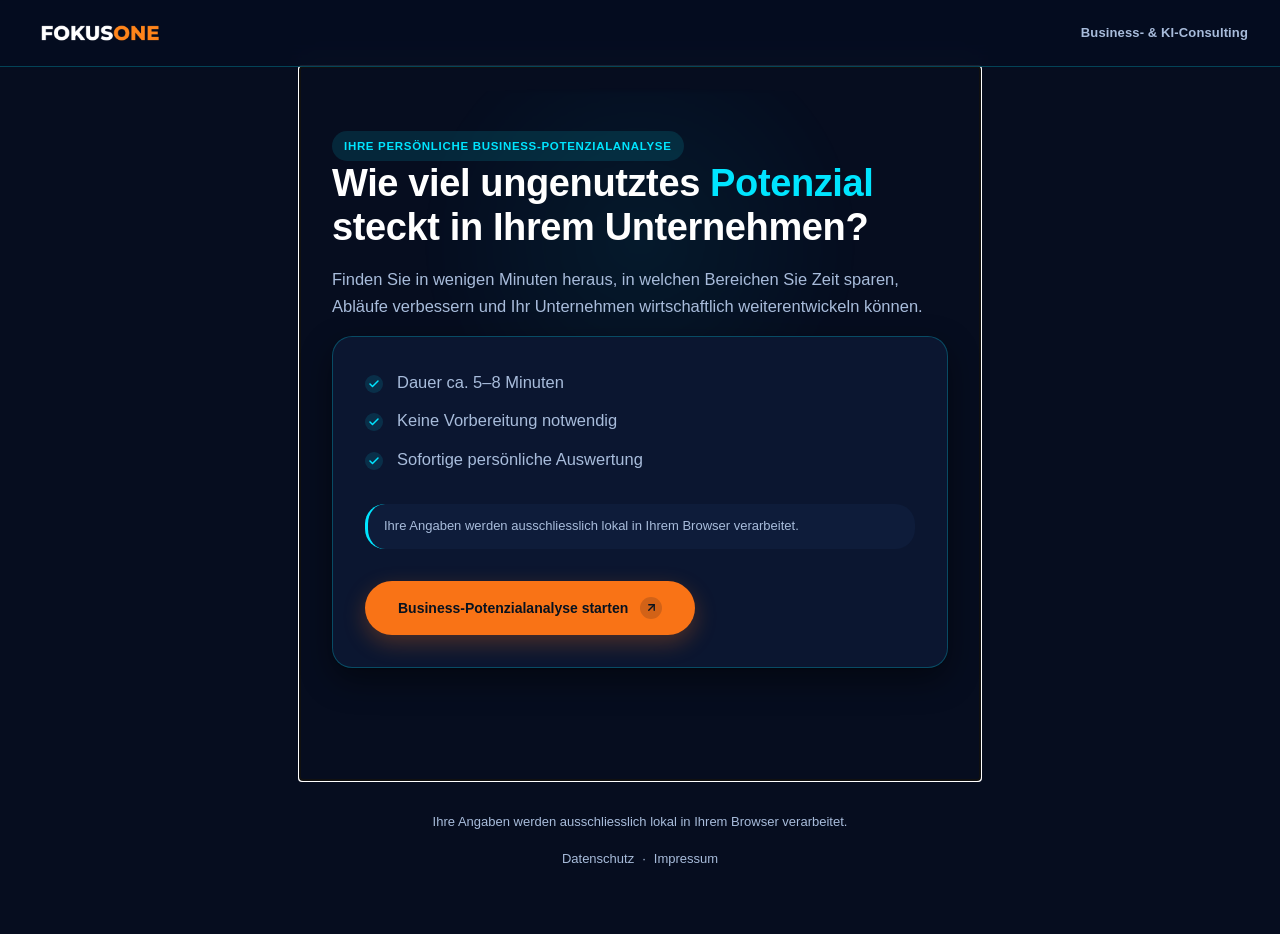
<file: index.html>
<!DOCTYPE html>
<html lang="de">
<head>
  <meta charset="UTF-8">
  <meta name="viewport" content="width=device-width, initial-scale=1, viewport-fit=cover">
  <meta name="description" content="FokusOne Business-Potenzialanalyse — kostenlose Erstorientierung zu wirtschaftlichen Potenzialen.">
  <title>FokusOne Business-Potenzialanalyse</title>
  <!-- All processing is client-side. No external requests, no trackers, no fonts from third parties. -->
  <link rel="stylesheet" href="./styles/tokens.css">
  <link rel="stylesheet" href="./styles/main.css">
  <link rel="stylesheet" href="./styles/report.css">
</head>
<body>
  <header class="app-header">
    <!-- Dark-Mode-Hintergrund → helle/kontrastreiche Logo-Variante (siehe Brand/logos.md). -->
    <img class="app-header__logo"
         src="./assets/logos/fokusone-logo-dark-transparent.png"
         alt="FokusOne">
    <span class="app-header__meta" id="engine-meta">Decision Engine</span>
  </header>

  <main class="app-main" id="app-root" aria-live="polite">
    <!-- Screens are rendered here by the router. -->
  </main>

  <footer class="app-footer">
    <p class="muted" id="app-footer-note"></p>
    <nav class="app-footer__links">
      <a href="./datenschutz.html">Datenschutz</a>
      <span aria-hidden="true">·</span>
      <a href="./impressum.html">Impressum</a>
    </nav>
  </footer>

  <!-- ES modules. Served over HTTP (e.g. Cloudflare Pages) or a local dev server. -->
  <script type="module" src="./scripts/app.js"></script>
</body>
</html>
</file>
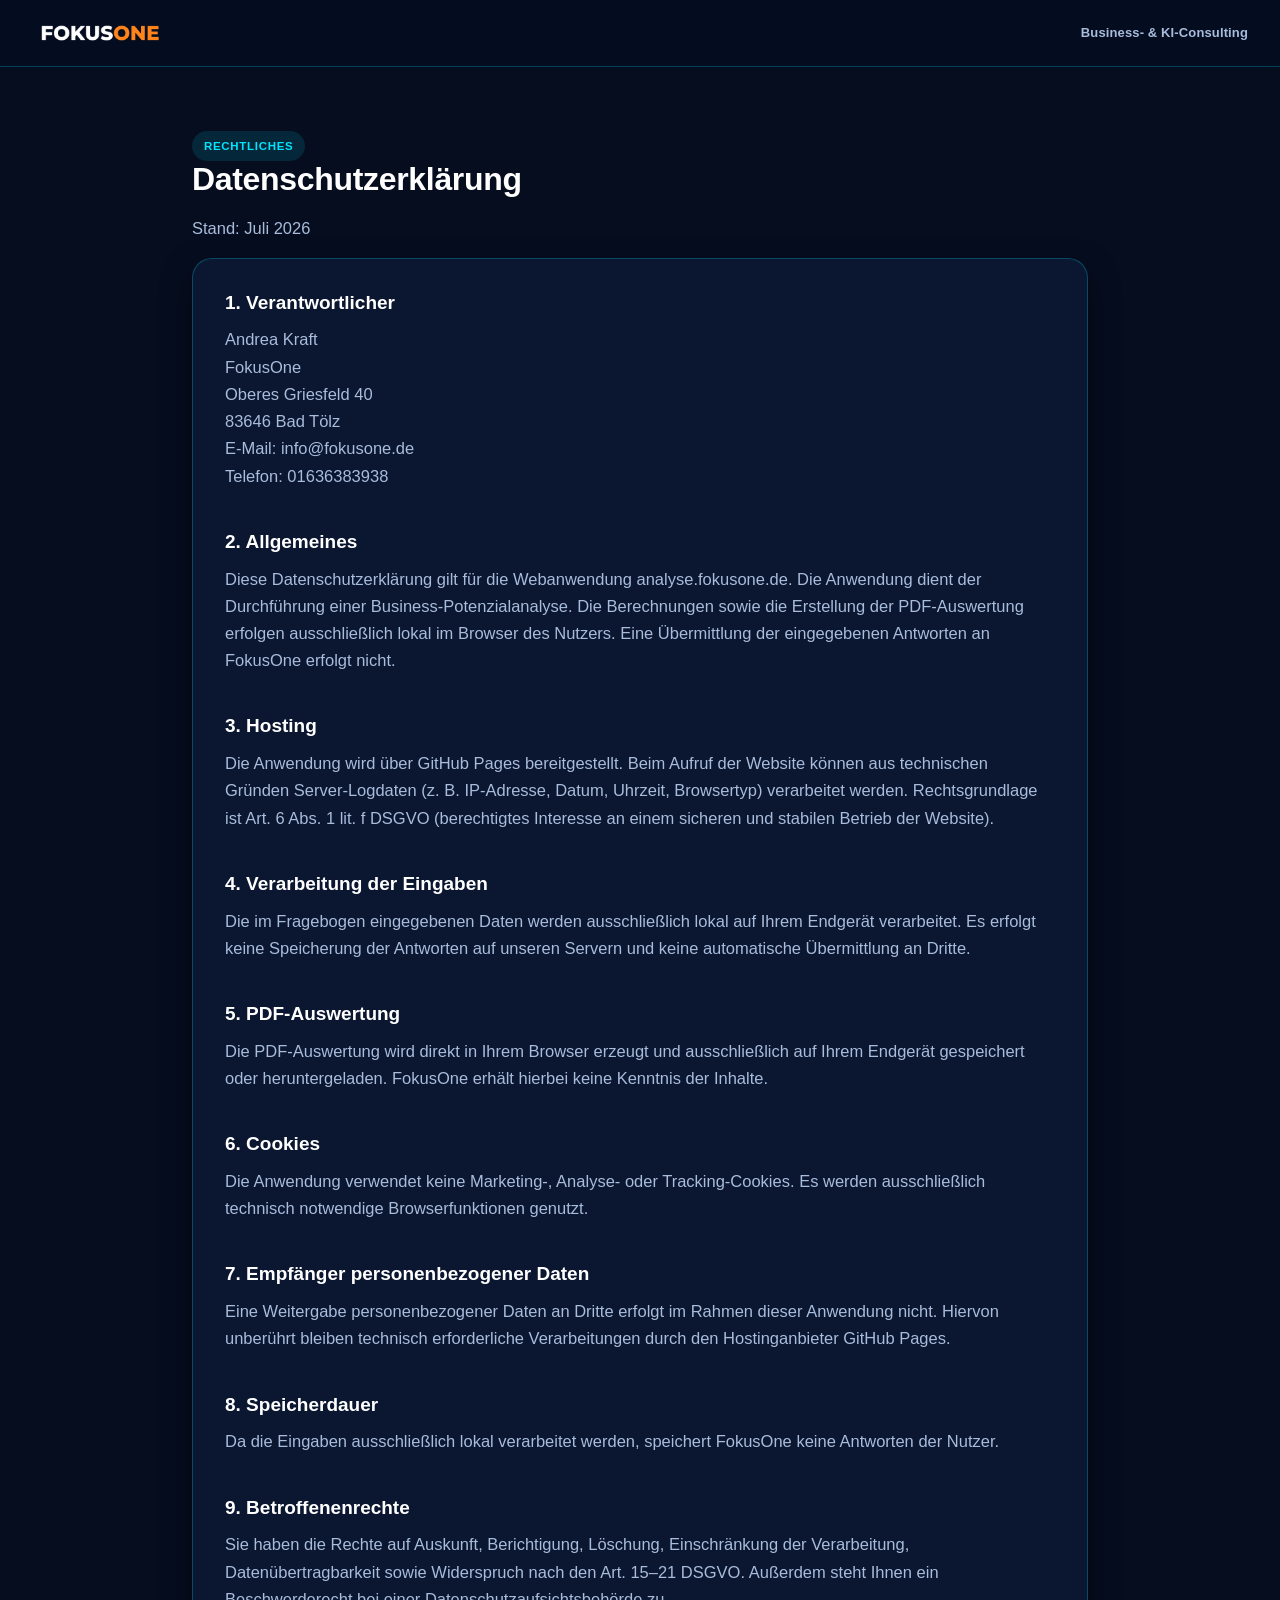
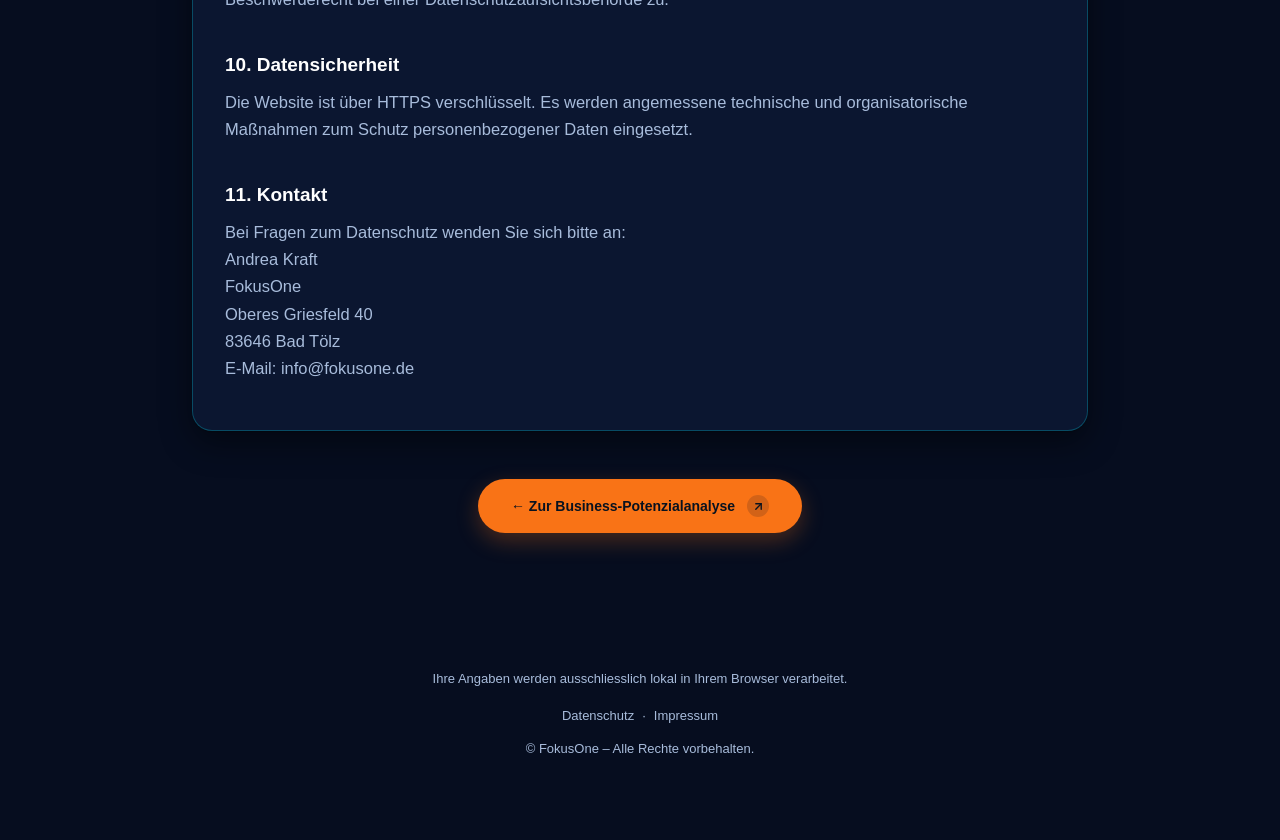
<file: datenschutz.html>
<!DOCTYPE html>
<html lang="de">
<head>
  <meta charset="UTF-8">
  <meta name="viewport" content="width=device-width, initial-scale=1, viewport-fit=cover">
  <meta name="description" content="Datenschutzerklärung der FokusOne Business-Potenzialanalyse.">
  <title>Datenschutzerklärung — FokusOne Business-Potenzialanalyse</title>
  <!-- Bewusst ohne app.js: eine rechtlich verbindliche Seite muss auch ohne
       JavaScript vollständig lesbar sein. -->
  <link rel="stylesheet" href="./styles/tokens.css">
  <link rel="stylesheet" href="./styles/main.css">
</head>
<body>
  <header class="app-header">
    <img class="app-header__logo"
         src="./assets/logos/fokusone-logo-dark-transparent.png"
         alt="FokusOne">
    <span class="app-header__meta">Business- &amp; KI-Consulting</span>
  </header>

  <main class="app-main legal-main">
    <span class="badge">Rechtliches</span>
    <h1>Datenschutzerklärung</h1>
    <p class="report-lead">Stand: Juli 2026</p>

    <div class="card legal-card">
      <h2>1. Verantwortlicher</h2>
      <p>
        Andrea Kraft<br>
        FokusOne<br>
        Oberes Griesfeld 40<br>
        83646 Bad Tölz<br>
        E-Mail: info@fokusone.de<br>
        Telefon: 01636383938
      </p>

      <h2>2. Allgemeines</h2>
      <p>Diese Datenschutzerklärung gilt für die Webanwendung analyse.fokusone.de. Die Anwendung dient der Durchführung einer Business-Potenzialanalyse. Die Berechnungen sowie die Erstellung der PDF-Auswertung erfolgen ausschließlich lokal im Browser des Nutzers. Eine Übermittlung der eingegebenen Antworten an FokusOne erfolgt nicht.</p>

      <h2>3. Hosting</h2>
      <p>Die Anwendung wird über GitHub Pages bereitgestellt. Beim Aufruf der Website können aus technischen Gründen Server-Logdaten (z. B. IP-Adresse, Datum, Uhrzeit, Browsertyp) verarbeitet werden. Rechtsgrundlage ist Art. 6 Abs. 1 lit. f DSGVO (berechtigtes Interesse an einem sicheren und stabilen Betrieb der Website).</p>

      <h2>4. Verarbeitung der Eingaben</h2>
      <p>Die im Fragebogen eingegebenen Daten werden ausschließlich lokal auf Ihrem Endgerät verarbeitet. Es erfolgt keine Speicherung der Antworten auf unseren Servern und keine automatische Übermittlung an Dritte.</p>

      <h2>5. PDF-Auswertung</h2>
      <p>Die PDF-Auswertung wird direkt in Ihrem Browser erzeugt und ausschließlich auf Ihrem Endgerät gespeichert oder heruntergeladen. FokusOne erhält hierbei keine Kenntnis der Inhalte.</p>

      <h2>6. Cookies</h2>
      <p>Die Anwendung verwendet keine Marketing-, Analyse- oder Tracking-Cookies. Es werden ausschließlich technisch notwendige Browserfunktionen genutzt.</p>

      <h2>7. Empfänger personenbezogener Daten</h2>
      <p>Eine Weitergabe personenbezogener Daten an Dritte erfolgt im Rahmen dieser Anwendung nicht. Hiervon unberührt bleiben technisch erforderliche Verarbeitungen durch den Hostinganbieter GitHub Pages.</p>

      <h2>8. Speicherdauer</h2>
      <p>Da die Eingaben ausschließlich lokal verarbeitet werden, speichert FokusOne keine Antworten der Nutzer.</p>

      <h2>9. Betroffenenrechte</h2>
      <p>Sie haben die Rechte auf Auskunft, Berichtigung, Löschung, Einschränkung der Verarbeitung, Datenübertragbarkeit sowie Widerspruch nach den Art. 15–21 DSGVO. Außerdem steht Ihnen ein Beschwerderecht bei einer Datenschutzaufsichtsbehörde zu.</p>

      <h2>10. Datensicherheit</h2>
      <p>Die Website ist über HTTPS verschlüsselt. Es werden angemessene technische und organisatorische Maßnahmen zum Schutz personenbezogener Daten eingesetzt.</p>

      <h2>11. Kontakt</h2>
      <p>
        Bei Fragen zum Datenschutz wenden Sie sich bitte an:<br>
        Andrea Kraft<br>
        FokusOne<br>
        Oberes Griesfeld 40<br>
        83646 Bad Tölz<br>
        E-Mail: info@fokusone.de
      </p>
    </div>

    <p class="legal-back">
      <a class="btn btn-primary" href="./index.html">&larr; Zur Business-Potenzialanalyse</a>
    </p>
  </main>

  <footer class="app-footer">
    <p class="muted">Ihre Angaben werden ausschliesslich lokal in Ihrem Browser verarbeitet.</p>
    <nav class="app-footer__links">
      <a href="./datenschutz.html">Datenschutz</a>
      <span aria-hidden="true">·</span>
      <a href="./impressum.html">Impressum</a>
    </nav>
    <p class="muted legal-copyright">© FokusOne – Alle Rechte vorbehalten.</p>
  </footer>
</body>
</html>
</file>
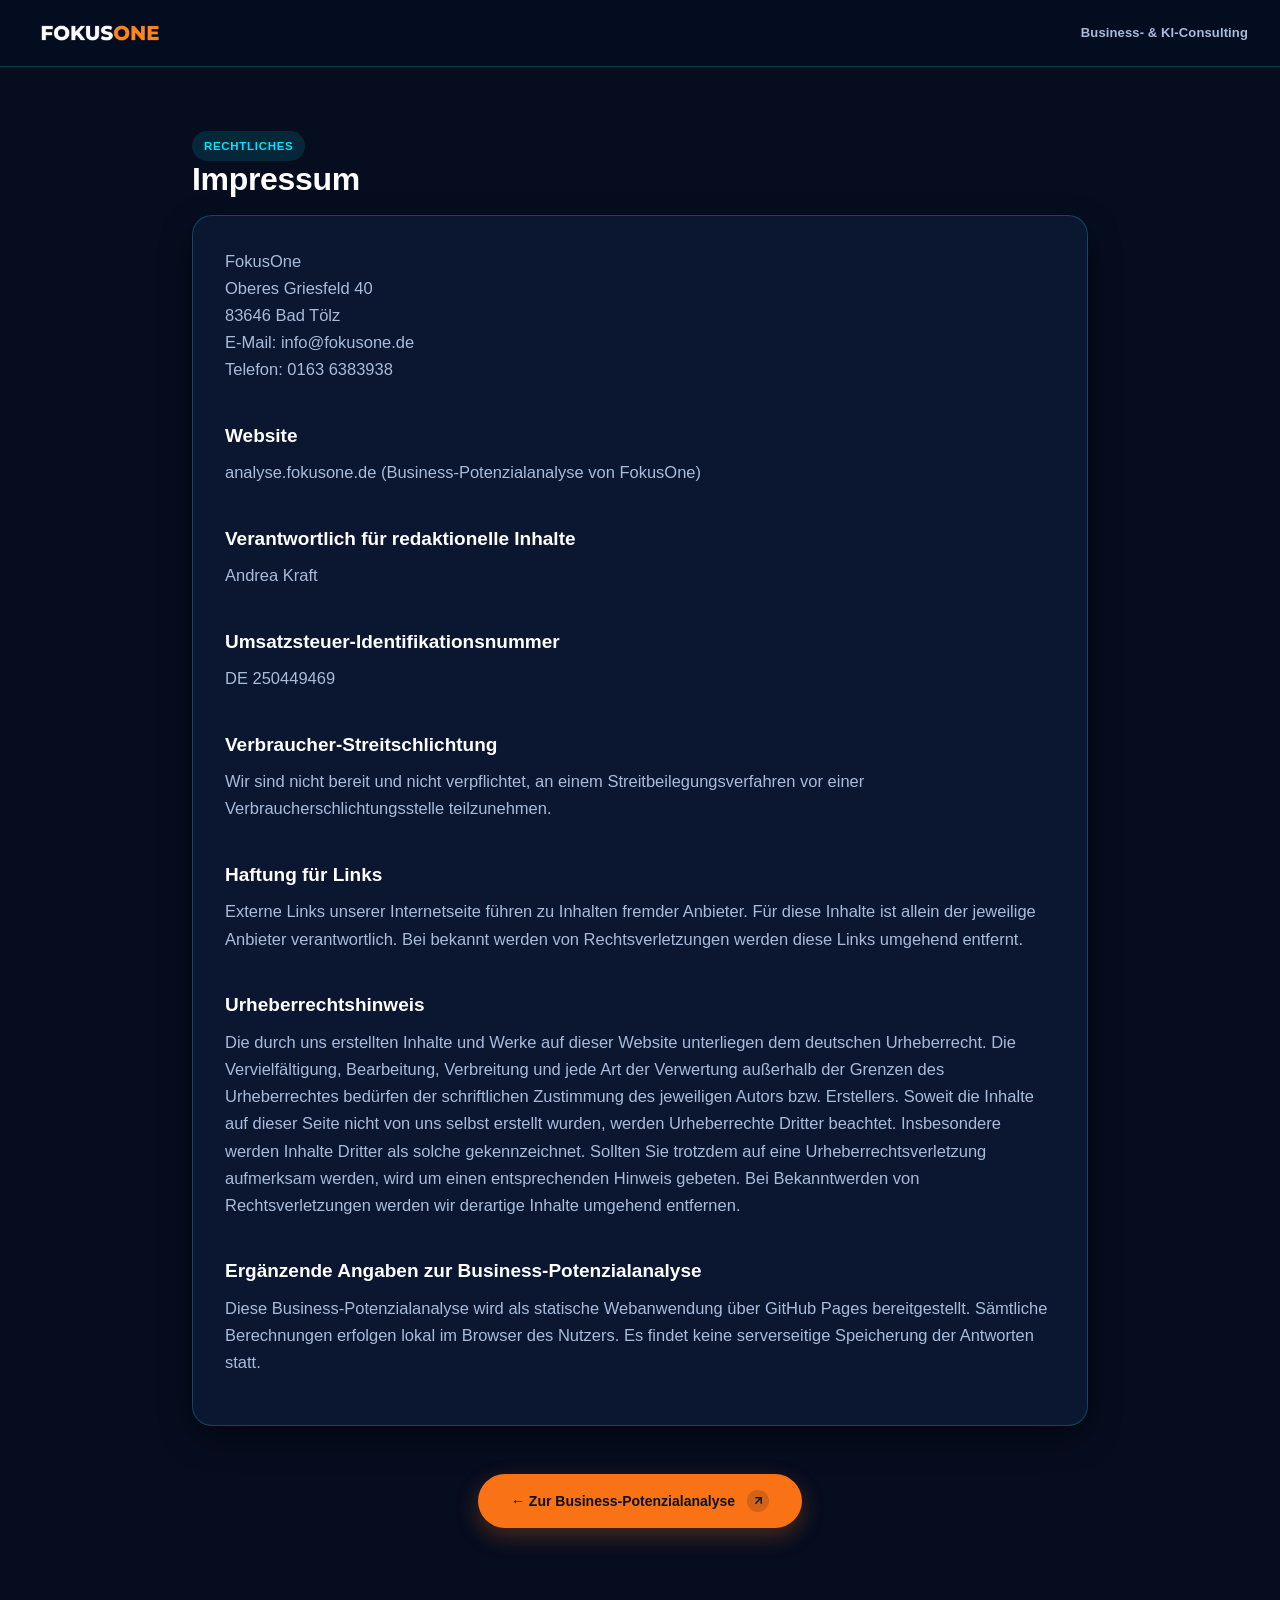
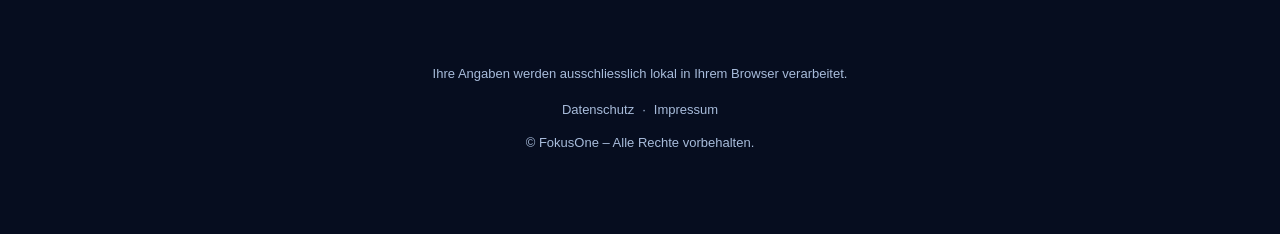
<file: impressum.html>
<!DOCTYPE html>
<html lang="de">
<head>
  <meta charset="UTF-8">
  <meta name="viewport" content="width=device-width, initial-scale=1, viewport-fit=cover">
  <meta name="description" content="Impressum der FokusOne Business-Potenzialanalyse.">
  <title>Impressum — FokusOne Business-Potenzialanalyse</title>
  <!-- Bewusst ohne app.js: eine rechtlich verbindliche Seite muss auch ohne
       JavaScript vollständig lesbar sein. -->
  <link rel="stylesheet" href="./styles/tokens.css">
  <link rel="stylesheet" href="./styles/main.css">
</head>
<body>
  <header class="app-header">
    <img class="app-header__logo"
         src="./assets/logos/fokusone-logo-dark-transparent.png"
         alt="FokusOne">
    <span class="app-header__meta">Business- &amp; KI-Consulting</span>
  </header>

  <main class="app-main legal-main">
    <span class="badge">Rechtliches</span>
    <h1>Impressum</h1>

    <div class="card legal-card">
      <p class="legal-address">
        FokusOne<br>
        Oberes Griesfeld 40<br>
        83646 Bad Tölz<br>
        E-Mail: info@fokusone.de<br>
        Telefon: 0163 6383938
      </p>

      <h2>Website</h2>
      <p>analyse.fokusone.de (Business-Potenzialanalyse von FokusOne)</p>

      <h2>Verantwortlich für redaktionelle Inhalte</h2>
      <p>Andrea Kraft</p>

      <h2>Umsatzsteuer-Identifikationsnummer</h2>
      <p>DE 250449469</p>

      <h2>Verbraucher-Streitschlichtung</h2>
      <p>Wir sind nicht bereit und nicht verpflichtet, an einem Streitbeilegungsverfahren vor einer Verbraucherschlichtungsstelle teilzunehmen.</p>

      <h2>Haftung für Links</h2>
      <p>Externe Links unserer Internetseite führen zu Inhalten fremder Anbieter. Für diese Inhalte ist allein der jeweilige Anbieter verantwortlich. Bei bekannt werden von Rechtsverletzungen werden diese Links umgehend entfernt.</p>

      <h2>Urheberrechtshinweis</h2>
      <p>Die durch uns erstellten Inhalte und Werke auf dieser Website unterliegen dem deutschen Urheberrecht. Die Vervielfältigung, Bearbeitung, Verbreitung und jede Art der Verwertung außerhalb der Grenzen des Urheberrechtes bedürfen der schriftlichen Zustimmung des jeweiligen Autors bzw. Erstellers. Soweit die Inhalte auf dieser Seite nicht von uns selbst erstellt wurden, werden Urheberrechte Dritter beachtet. Insbesondere werden Inhalte Dritter als solche gekennzeichnet. Sollten Sie trotzdem auf eine Urheberrechtsverletzung aufmerksam werden, wird um einen entsprechenden Hinweis gebeten. Bei Bekanntwerden von Rechtsverletzungen werden wir derartige Inhalte umgehend entfernen.</p>

      <h2>Ergänzende Angaben zur Business-Potenzialanalyse</h2>
      <p>Diese Business-Potenzialanalyse wird als statische Webanwendung über GitHub Pages bereitgestellt. Sämtliche Berechnungen erfolgen lokal im Browser des Nutzers. Es findet keine serverseitige Speicherung der Antworten statt.</p>
    </div>

    <p class="legal-back">
      <a class="btn btn-primary" href="./index.html">&larr; Zur Business-Potenzialanalyse</a>
    </p>
  </main>

  <footer class="app-footer">
    <p class="muted">Ihre Angaben werden ausschliesslich lokal in Ihrem Browser verarbeitet.</p>
    <nav class="app-footer__links">
      <a href="./datenschutz.html">Datenschutz</a>
      <span aria-hidden="true">·</span>
      <a href="./impressum.html">Impressum</a>
    </nav>
    <p class="muted legal-copyright">© FokusOne – Alle Rechte vorbehalten.</p>
  </footer>
</body>
</html>
</file>
<file: styles/tokens.css>
/*
 * GENERATED — NICHT VON HAND ÄNDERN.
 * Synchronisiert aus Brand/design-tokens.css (Single Source of Truth).
 * Neu erzeugen: node Brand/sync-design-tokens.mjs
 */

/*
 * FokusOne Design Tokens — SINGLE SOURCE OF TRUTH
 * ===============================================================
 * Dies ist die EINZIGE technische Quelle für Farben, Typografie, Radien,
 * Schatten, Abstände und Animationen von FokusOne.
 *
 * Keine Anwendung pflegt eigene Token-Werte. Jede Anwendung konsumiert diese
 * Datei; ihre lokale styles/tokens.css wird ausschliesslich per Sync erzeugt:
 *
 *     Brand/design-tokens.css
 *              │  node Brand/sync-design-tokens.mjs
 *              ▼
 *     app/styles/tokens.css   (GENERATED — nicht von Hand ändern)
 *
 * Designmodus: DARK. Navy-Tiefen als Fläche, Orange für Handlungsführung,
 * Cyan als sparsamer technologischer/informativer Akzent. Regeln: farben.md,
 * typografie.md, komponenten.md. Haltung: brand-principles.md.
 */

:root {
  /* ===================== Farbe: Dark Mode (verbindlich) ===================== */
  --bg: #060d1f;             /* Seitenhintergrund (tiefes Navy-Schwarz) */
  --surface: #0b1630;        /* Karten */
  --surface-2: #0e1c3a;      /* Eingabeflächen / erhabene Flächen */
  --surface-deep: #04091a;   /* tiefste Sektion */

  --orange: #f97316;         /* Primäre Aktion / Handlungsführung */
  --orange-strong: #e26a10;
  --cyan: #00e5ff;           /* Technologie-/Informationsakzent (sparsam) */
  --yellow: #f5e642;         /* Hinweis */
  --green: #00e676;          /* Erfolg */

  --text: #ffffff;           /* Primärtext */
  --text-2: #a8bcdb;         /* Sekundärtext / Fliesstext (ca. 27% heller, kein Weiss) */
  --on-primary: #08121f;     /* Text/Icon auf Orange (dunkel, hoher Kontrast) */

  --border-col: rgba(0, 229, 255, 0.25);   /* Rahmen (cyan-getönt) */
  --cyan-tint: rgba(0, 229, 255, 0.12);
  --orange-tint: rgba(249, 115, 22, 0.14);

  /* --- Semantische Farb-Tokens (Rollennamen; Anwendungen nutzen diese) --- */
  --color-background: var(--bg);
  --color-surface: var(--surface);
  --color-surface-alt: var(--surface-2);
  --color-surface-dark: var(--surface-deep);
  --color-surface-badge: var(--cyan-tint);
  --color-surface-primary-tint: var(--surface-2);
  --color-surface-accent-tint: var(--orange-tint);

  --color-primary: var(--orange);           /* primäre Aktion */
  --color-primary-strong: var(--orange-strong);
  --color-primary-light: var(--orange-strong);
  --color-on-primary: var(--on-primary);    /* Textfarbe auf Primär-Buttons */
  --color-accent: var(--cyan);              /* tech/info */
  --color-accent-tint: var(--cyan-tint);
  --color-focus: var(--cyan);

  --color-success: var(--green);
  --color-info: var(--cyan);
  --color-warning: var(--yellow);

  --color-text-primary: var(--text);
  --color-text-secondary: var(--text-2);
  --color-text-muted: var(--text-2);
  --color-text-inverse: var(--text);        /* weisser Text auf dunklen Flächen */
  --color-text-inverse-muted: var(--text-2);
  --color-text-on-tint: var(--text);

  --color-border: var(--border-col);

  /* ===================== Typografie ===================== */
  --font-family-base: -apple-system, BlinkMacSystemFont, "Segoe UI", Roboto, Helvetica, Arial, sans-serif;

  --font-size-h1: 46px;
  --font-size-h2: 32px;
  --font-size-h3: 17.5px;
  --font-size-body: 14px;
  --font-size-small: 13px;
  --font-size-lead: 16.5px;

  --font-weight-regular: 400;
  --font-weight-medium: 600;
  --font-weight-bold: 700;
  --font-weight-extrabold: 800;

  --line-height-body: 1.6;
  --line-height-heading: 1.16;
  --line-height-lead: 1.65;

  /* ===================== Abstände (Rhythmus) ===================== */
  --space-1: 4px;
  --space-2: 8px;
  --space-3: 12px;
  --space-4: 16px;
  --space-5: 24px;
  --space-6: 32px;
  --space-7: 40px;
  --space-8: 48px;
  --space-10: 64px;
  --space-12: 88px;

  /* ===================== Radien ===================== */
  --radius: 20px;
  --radius-card: 20px;
  --radius-container: 32px;
  --radius-pill: 999px;

  /* ===================== Schatten (dunkel, für dunkle Flächen) ===================== */
  --shadow-card: 0 1px 2px rgba(0, 0, 0, 0.30), 0 12px 32px rgba(0, 0, 0, 0.45);
  --shadow-card-hover: 0 2px 6px rgba(0, 0, 0, 0.35), 0 20px 48px rgba(0, 0, 0, 0.55);
  --shadow-button: 0 8px 22px rgba(249, 115, 22, 0.28);
  --shadow-button-hover: 0 12px 28px rgba(249, 115, 22, 0.36);

  /* ===================== Animation (dezent) ===================== */
  --transition: 160ms ease;
  --transition-slow: 240ms ease;
}
</file>
<file: styles/main.css>
/*
 * FokusOne Decision Engine — base layout & premium UI.
 * Structural/layout styles only. All colors and type come from tokens.css /
 * the brand standards (farben.md, typografie.md, komponenten.md). No new colors,
 * fonts or design principles are introduced here.
 *
 * Goal: the app must feel like part of the FokusOne website — calm, premium,
 * trustworthy. Generous whitespace, soft depth, clear hierarchy, mobile-first.
 */

*,
*::before,
*::after {
  box-sizing: border-box;
}

html {
  -webkit-text-size-adjust: 100%;
}

body {
  margin: 0;
  font-family: var(--font-family-base);
  font-size: var(--font-size-body);
  line-height: var(--line-height-body);
  color: var(--color-text-primary);
  background: var(--color-background);
  -webkit-font-smoothing: antialiased;
  text-rendering: optimizeLegibility;
  /* Sicherheitsnetz gegen horizontales Scrollen durch dekorative, absolut
     positionierte Elemente (z. B. .start::before). "clip" statt "hidden",
     damit position:sticky (Header) auf keinem Browser deaktiviert wird. */
  overflow-x: clip;
}

/* ============================ Layout shell ============================ */
.app-header {
  position: sticky;
  top: 0;
  z-index: 10;
  display: flex;
  align-items: center;
  justify-content: space-between;
  gap: var(--space-4);
  padding: var(--space-4) var(--space-6);
  /* iOS-Notch: Header darf nie unter der Statusleiste/dem Notch verschwinden. */
  padding-top: max(var(--space-4), env(safe-area-inset-top, 0px));
  background: rgba(6, 13, 31, 0.82);
  backdrop-filter: saturate(140%) blur(12px);
  -webkit-backdrop-filter: saturate(140%) blur(12px);
  border-bottom: 1px solid var(--color-border);
}

.app-header__logo {
  height: 34px;
  width: auto;
  display: block;
}

.app-header__meta {
  font-size: var(--font-size-small);
  font-weight: var(--font-weight-medium);
  color: var(--color-text-secondary);
  letter-spacing: 0.01em;
}

.app-main {
  max-width: 680px;
  margin: 0 auto;
  padding: var(--space-10) var(--space-6) var(--space-12);
}

.app-footer {
  max-width: 680px;
  margin: 0 auto;
  padding: var(--space-6) var(--space-6) var(--space-10);
  /* Home-Indicator (iOS): unterer Abstand darf nie kleiner als die Safe Area sein. */
  padding-bottom: max(var(--space-10), env(safe-area-inset-bottom, 0px));
  font-size: var(--font-size-small);
  color: var(--color-text-secondary);
  text-align: center;
}

.app-footer__links {
  margin-top: var(--space-3);
  display: flex;
  justify-content: center;
  gap: var(--space-2);
}

.app-footer__links a {
  color: var(--color-text-secondary);
  text-decoration: none;
}

.app-footer__links a:hover {
  color: var(--color-accent);
  text-decoration: underline;
}

/* Touch-Zielgrösse für schlanke Text-Links (Footer-Navigation, "Zurück"-Links)
   anheben, ohne die sichtbare Schrift zu vergrössern — reine Tapflächen-
   Vergrösserung per Padding, ca. 44px Zielhöhe (Punkt 2 Mobile-Review). */
.app-footer__links a,
.no-print a,
.link-nav {
  display: inline-flex;
  align-items: center;
  padding: var(--space-3) var(--space-2);
  margin: calc(var(--space-3) * -1) calc(var(--space-2) * -1);
}

/* Dezente Einblendung pro Screen-Wechsel. */
.app-main > * {
  animation: fadeInUp var(--transition-slow) both;
}

@keyframes fadeInUp {
  from { opacity: 0; transform: translateY(10px); }
  to { opacity: 1; transform: none; }
}

/* ============================ Typography ============================ */
h1 {
  font-size: var(--font-size-h2); /* 32px — grösste App-Headline, nicht klobig */
  font-weight: var(--font-weight-extrabold);
  line-height: var(--line-height-heading);
  letter-spacing: -0.01em;
  margin: 0 0 var(--space-4);
}

h2 {
  font-size: 19px;
  font-weight: var(--font-weight-extrabold);
  line-height: 1.25;
  margin: 0 0 var(--space-3);
}

h3 {
  font-size: var(--font-size-h3);
  font-weight: var(--font-weight-bold);
  line-height: 1.35;
  margin: 0 0 var(--space-2);
}

p {
  margin: 0 0 var(--space-4);
  color: var(--color-text-secondary);
  line-height: var(--line-height-body);
}

a {
  color: var(--color-primary);
  text-decoration-thickness: 1px;
  text-underline-offset: 2px;
}

/* Website-hero echo on the start screen: larger headline, one word highlighted
   in the primary colour (like the site H1 `.highlight`). */
.start h1 {
  font-size: 38px; /* documented (typografie.md); step up from 32 for hero presence */
  line-height: var(--line-height-heading);
}

.highlight {
  color: var(--color-accent); /* Orange — wie „ONE" in der Wortmarke */
}

/* Intro/lead reading copy — larger, calm, easy to read. */
.app-main > * > p,
.report-step__intro,
.chapter-intro,
.report-lead {
  font-size: var(--font-size-lead);
  line-height: var(--line-height-lead);
}

/* ============================ Badge ============================ */
.badge {
  display: inline-block;
  padding: 6px 12px;
  font-size: 11.5px;
  font-weight: var(--font-weight-bold);
  letter-spacing: 0.06em;
  text-transform: uppercase;
  border-radius: var(--radius-pill);
  background: var(--color-surface-badge);
  color: var(--color-accent);
}

/* ==================== Start-Screen: sehr dezenter Navy-Glow ====================
   Ruhige, hochwertige Andeutung von Tiefe — kein Neon, kein Spielzeug. */
.start {
  position: relative;
}

.start::before {
  content: "";
  position: absolute;
  left: 50%;
  top: -40px;
  transform: translateX(-50%);
  width: 560px;
  max-width: 100%; /* darf .start nie überragen (war 130% -> horizontaler Overflow auf Mobile) */
  height: 300px;
  z-index: -1;
  pointer-events: none;
  background: radial-gradient(circle, rgba(0, 229, 255, 0.06), transparent 70%);
  filter: blur(2px);
}

/* ==================== Analyse-Sequenz ==================== */
.analyze-subline {
  color: var(--color-text-secondary);
}

.analyze-card {
  padding: var(--space-6);
}

.analyze-bar {
  height: 3px;
  border-radius: var(--radius-pill);
  background: rgba(0, 229, 255, 0.15);
  overflow: hidden;
  margin-bottom: var(--space-6);
}

.analyze-bar > span {
  display: block;
  width: 38%;
  height: 100%;
  border-radius: var(--radius-pill);
  background: var(--color-accent);
  animation: analyzeSlide 1.1s ease-in-out infinite;
}

@keyframes analyzeSlide {
  0% { transform: translateX(-120%); }
  100% { transform: translateX(320%); }
}

.analyze-steps {
  list-style: none;
  margin: 0;
  padding: 0;
  display: flex;
  flex-direction: column;
  gap: var(--space-4);
}

.analyze-step {
  display: flex;
  align-items: center;
  gap: var(--space-3);
  font-size: var(--font-size-lead);
  color: var(--color-text-secondary);
  opacity: 0.35;
  transform: translateY(4px);
  transition: opacity var(--transition-slow), transform var(--transition-slow), color var(--transition-slow);
}

.analyze-step.is-done {
  opacity: 1;
  transform: none;
  color: var(--color-text-primary);
}

.analyze-check {
  position: relative;
  width: 22px;
  height: 22px;
  flex: 0 0 auto;
  border-radius: 50%;
  background: var(--cyan-tint);
  border: 1px solid var(--color-border);
}

.analyze-step.is-done .analyze-check {
  border-color: var(--color-accent);
}

.analyze-step.is-done .analyze-check::after {
  content: "";
  position: absolute;
  inset: 0;
  background: center / 12px no-repeat
    url("data:image/svg+xml,%3Csvg%20xmlns='http://www.w3.org/2000/svg'%20width='12'%20height='12'%20viewBox='0%200%2024%2024'%20fill='none'%20stroke='%2300e5ff'%20stroke-width='3'%20stroke-linecap='round'%20stroke-linejoin='round'%3E%3Cpath%20d='M20%206L9%2017l-5-5'/%3E%3C/svg%3E");
}

/* ============================ Card ============================ */
.card {
  background: var(--color-surface);
  border: 1px solid var(--color-border);
  border-radius: var(--radius-card);
  box-shadow: var(--shadow-card);
  padding: var(--space-6);
  margin-bottom: var(--space-5);
}

.card--tint {
  background: var(--color-surface-primary-tint);
  border-color: transparent;
  box-shadow: none;
}

/* ============================ Buttons ============================ */
/* Pill shape, 14px/600 type, hover via movement + shadow (never color).
   Primary (filled) carries the brand arrow-in-circle at the end. */
.btn {
  display: inline-flex;
  align-items: center;
  justify-content: center;
  gap: var(--space-3);
  min-height: 54px;
  padding: 0 var(--space-6);
  font-family: inherit;
  font-size: var(--font-size-body);
  font-weight: var(--font-weight-medium);
  line-height: 1;
  border: 1px solid transparent;
  border-radius: var(--radius-pill);
  cursor: pointer;
  text-decoration: none;
  transition: transform var(--transition), box-shadow var(--transition), background var(--transition);
}

.btn-primary {
  background: var(--color-primary);
  color: var(--color-on-primary);
  box-shadow: var(--shadow-button);
}

.btn-primary::after {
  content: "";
  width: 22px;
  height: 22px;
  flex: 0 0 auto;
  border-radius: 50%;
  /* Diagonal arrow (↗) — identical glyph to the website button icon. */
  background: rgba(8, 18, 31, 0.16)
    url("data:image/svg+xml,%3Csvg%20xmlns='http://www.w3.org/2000/svg'%20width='14'%20height='14'%20viewBox='0%200%2024%2024'%20fill='none'%20stroke='%2308121f'%20stroke-width='2.5'%20stroke-linecap='round'%20stroke-linejoin='round'%3E%3Cline%20x1='7'%20y1='17'%20x2='17'%20y2='7'/%3E%3Cpolyline%20points='7%207%2017%207%2017%2017'/%3E%3C/svg%3E")
    center / 13px 13px no-repeat;
}

.btn-primary:hover {
  transform: translateY(-2px);
  box-shadow: var(--shadow-button-hover);
}

.btn-light {
  background: var(--color-surface-alt);
  color: var(--color-text-primary);
  border-color: var(--color-border);
  box-shadow: none;
}

.btn-light:hover {
  transform: translateY(-2px);
  box-shadow: var(--shadow-card-hover);
}

.btn:focus-visible,
a:focus-visible,
.option:focus-within {
  outline: 3px solid var(--color-focus);
  outline-offset: 2px;
}

/* Der Router setzt nach jedem Screen-Wechsel programmatisch den Fokus auf
   #app-root (Barrierefreiheit). Das darf keinen sichtbaren Ring erzeugen,
   wenn der Fokus nicht per Tastatur gesetzt wurde. */
#app-root:focus:not(:focus-visible) {
  outline: none;
}

.btn:disabled {
  opacity: 0.45;
  cursor: not-allowed;
  transform: none;
  box-shadow: none;
}

/* ============================ Start-page hints ============================ */
.hints {
  list-style: none;
  margin: 0 0 var(--space-6);
  padding: 0;
  display: flex;
  flex-direction: column;
  gap: var(--space-3);
}

.hints li {
  position: relative;
  padding-left: var(--space-6);
  color: var(--color-text-secondary);
  font-size: var(--font-size-lead);
}

.hints li::before {
  content: "";
  position: absolute;
  left: 0;
  top: 0.35em;
  width: 18px;
  height: 18px;
  border-radius: 50%;
  background: var(--color-surface-badge)
    url("data:image/svg+xml,%3Csvg%20xmlns='http://www.w3.org/2000/svg'%20width='12'%20height='12'%20viewBox='0%200%2024%2024'%20fill='none'%20stroke='%2300e5ff'%20stroke-width='3'%20stroke-linecap='round'%20stroke-linejoin='round'%3E%3Cpath%20d='M20%206L9%2017l-5-5'/%3E%3C/svg%3E")
    center / 12px no-repeat;
}

/* Vertrauenshinweis (Datenverarbeitung) — auf dem Startbildschirm sichtbar,
   nicht erst im Footer. Gleiche Betonung wie .report-personal (linker Rand). */
.privacy-note {
  margin: 0 0 var(--space-6);
  padding: var(--space-3) var(--space-4);
  border-left: 3px solid var(--color-accent);
  background: var(--color-surface-primary-tint);
  border-radius: var(--radius);
  font-size: var(--font-size-small);
  color: var(--color-text-secondary);
}

/* ============================ Questionnaire wizard ============================ */
.chapter-head {
  margin-bottom: var(--space-6);
}

.chapter-subline {
  font-size: 27px; /* documented: H2 auf dunkel/Banner (typografie.md) */
  font-weight: var(--font-weight-extrabold);
  line-height: 1.25;
  letter-spacing: -0.01em;
  margin: var(--space-4) 0 var(--space-3);
}

.chapter-intro {
  margin: 0;
  color: var(--color-text-secondary);
  max-width: 60ch;
}

.progress {
  display: flex;
  align-items: baseline;
  justify-content: space-between;
  gap: var(--space-4);
  margin-bottom: var(--space-3);
}

.progress__chapter {
  font-size: var(--font-size-small);
  font-weight: var(--font-weight-bold);
  letter-spacing: 0.02em;
  color: var(--color-text-secondary);
}

.progress__hint {
  font-size: var(--font-size-small);
  color: var(--color-text-secondary);
  white-space: nowrap;
}

.progress-bar {
  height: 6px;
  background: var(--color-border);
  border-radius: var(--radius-pill);
  overflow: hidden;
  margin-bottom: var(--space-6);
}

.progress-bar > span {
  display: block;
  height: 100%;
  border-radius: var(--radius-pill);
  background: var(--color-accent);
  transition: width var(--transition-slow);
}

.question {
  border: 0;
  margin: 0;
  padding: 0;
  min-width: 0;
}

.question__label {
  padding: 0;
  font-size: 19px; /* documented: H3 gross (typografie.md) */
  font-weight: var(--font-weight-bold);
  line-height: 1.35;
  margin-bottom: var(--space-2);
}

.question__help {
  margin: 0;
  font-size: var(--font-size-small);
}

.multi-hint {
  margin: var(--space-3) 0 0;
  font-size: var(--font-size-small);
  font-weight: var(--font-weight-bold);
  letter-spacing: 0.02em;
  color: var(--color-text-secondary);
}

.options {
  display: flex;
  flex-direction: column;
  gap: var(--space-3);
  margin-top: var(--space-5);
}

.option {
  display: flex;
  align-items: center;
  gap: var(--space-4);
  min-height: 60px;
  padding: var(--space-4) var(--space-5);
  border: 1.5px solid var(--color-border);
  border-radius: var(--radius);
  background: var(--color-surface-alt);
  cursor: pointer;
  font-size: var(--font-size-lead);
  transition: border-color var(--transition), background var(--transition), box-shadow var(--transition), transform var(--transition);
}

.option:hover {
  border-color: var(--color-accent);
}

.option--selected {
  border-color: var(--color-accent);
  background: var(--color-accent-tint);
}

.option input {
  width: 22px;
  height: 22px;
  accent-color: var(--color-accent);
  flex: 0 0 auto;
  margin: 0;
}

.wizard-actions {
  display: flex;
  justify-content: space-between;
  gap: var(--space-4);
  margin-top: var(--space-7);
}

.wizard-actions .btn {
  flex: 1;
}

.interstitial {
  padding: var(--space-6);
}

.interstitial p {
  font-size: var(--font-size-lead);
  line-height: var(--line-height-lead);
  color: var(--color-text-primary);
  margin: 0;
}

/* ============================ Diagnostics (system self-test) ============================ */
.kv {
  width: 100%;
  border-collapse: collapse;
  font-size: var(--font-size-body);
}

.kv th,
.kv td {
  text-align: left;
  padding: var(--space-2) var(--space-3);
  border-bottom: 1px solid var(--color-border);
  vertical-align: top;
}

.kv th {
  font-weight: var(--font-weight-bold);
  color: var(--color-text-primary);
  width: 40%;
}

/* "muted" text is still read (hints, disclaimers, captions) — use the
   AA-compliant secondary grey, not the light grey that fails on white. */
.muted {
  color: var(--color-text-secondary);
}

pre.debug {
  background: var(--color-surface-dark);
  color: var(--color-text-inverse);
  padding: var(--space-4);
  border-radius: var(--radius);
  overflow-x: auto;
  font-size: var(--font-size-small);
  line-height: 1.5;
}

details.card summary {
  cursor: pointer;
  font-weight: var(--font-weight-bold);
}

/* ============================ Responsive (mobile-first refinements) ============================ */
@media (max-width: 760px) {
  .app-header {
    padding: var(--space-3) var(--space-5);
    padding-top: max(var(--space-3), env(safe-area-inset-top, 0px));
  }
  .app-main {
    padding: var(--space-7) var(--space-5) var(--space-10);
  }
}

@media (max-width: 600px) {
  .app-header__meta {
    display: none;
  }
  .app-main {
    padding: var(--space-6) var(--space-4) var(--space-8);
  }
  .card {
    padding: var(--space-5);
  }
  h1 {
    font-size: 26px; /* documented mobile H1 (typografie.md) */
  }
  .question__label {
    font-size: 18px; /* documented Tools-Label size, min readable label */
  }
  .wizard-actions {
    flex-direction: column-reverse;
  }
}

/* ============================ Rechtliche Seiten (Impressum/Datenschutz) ============================
   Eigenständige statische Seiten (datenschutz.html, impressum.html), kein SPA-Routing.
   Nutzen dieselben Tokens/Komponenten (.card, .btn, .badge, Header/Footer) — hier nur die
   breitere Inhaltsspalte und der Abstand zwischen den Rechtsabschnitten. */
.legal-main {
  max-width: 960px;
}

.legal-card h2 {
  margin-top: var(--space-7);
}

.legal-card h2:first-child {
  margin-top: 0;
}

.legal-back {
  text-align: center;
  margin-top: var(--space-8);
}

.legal-copyright {
  margin-top: var(--space-3);
}

/* ============================ Reduced motion ============================ */
@media (prefers-reduced-motion: reduce) {
  *,
  *::before,
  *::after {
    animation-duration: 0.001ms !important;
    animation-iteration-count: 1 !important;
    transition-duration: 0.001ms !important;
    scroll-behavior: auto !important;
  }
}
</file>
<file: styles/report.css>
/*
 * Report styles — premium consulting report.
 * Layout only; colors/type from tokens.css and the brand standards.
 * The report is the heart of the analysis: clear hierarchy, calm whitespace,
 * elegant cards, easy reading. Print styles for "Als PDF speichern".
 */

.report {
  --step-gap: var(--space-10);
}

/* ---------------- Header ---------------- */
.report-head {
  margin-bottom: var(--space-8);
}

.report-head h1 {
  margin-top: var(--space-4);
  font-size: var(--font-size-h2); /* 32px, documented */
  line-height: var(--line-height-heading);
}

.report-lead {
  color: var(--color-text-secondary);
  margin-top: var(--space-4);
  max-width: 62ch;
}

.report-personal {
  font-size: var(--font-size-lead);
  line-height: var(--line-height-lead);
  color: var(--color-text-primary);
  padding: var(--space-5);
  border-left: 3px solid var(--color-primary);
  background: var(--color-surface-primary-tint);
  border-radius: var(--radius);
  margin-top: var(--space-5);
}

.report-disclaimer {
  font-size: var(--font-size-small);
  color: var(--color-text-secondary);
  margin-top: var(--space-4);
}

.report-actions {
  margin-top: var(--space-6);
}

/* ---------------- Steps (dramaturgy) ---------------- */
.report-step {
  padding-top: var(--step-gap);
  margin-top: var(--step-gap);
  border-top: 1px solid var(--color-border);
}

.report-step:first-of-type {
  border-top: 0;
  margin-top: var(--space-6);
  padding-top: 0;
}

.report-step__title {
  font-size: 27px; /* documented: H2 auf dunkel/Banner (typografie.md) */
  font-weight: var(--font-weight-extrabold);
  letter-spacing: -0.01em;
  line-height: 1.25;
  margin: 0 0 var(--space-3);
}

.report-step__intro {
  color: var(--color-text-secondary);
  margin-bottom: var(--space-6);
  max-width: 62ch;
}

/* ---------------- Insight cards (four blocks) ---------------- */
.stack {
  display: flex;
  flex-direction: column;
  gap: var(--space-4);
}

.insight {
  padding: var(--space-6);
}

.insight p {
  margin: 0 0 var(--space-3);
  color: var(--color-text-secondary);
  font-size: var(--font-size-lead);
  line-height: var(--line-height-lead);
}

.insight p:last-child {
  margin-bottom: 0;
}

.insight__lead {
  font-size: 19px;
  font-weight: var(--font-weight-bold);
  color: var(--color-text-primary) !important;
  line-height: 1.4;
}

.insight__title {
  font-size: var(--font-size-h3);
  font-weight: var(--font-weight-bold);
  margin: 0 0 var(--space-2);
}

.insight__door {
  margin-top: var(--space-4) !important;
  padding-top: var(--space-4);
  border-top: 1px solid var(--color-border);
  color: var(--color-text-secondary) !important;
  font-size: var(--font-size-small) !important;
}

.recommendation {
  margin: var(--space-2) 0 0;
  font-weight: var(--font-weight-bold);
  color: var(--color-text-primary);
}

/* ---------------- Chips (recognized / quiet areas) ---------------- */
.chips {
  list-style: none;
  margin: 0;
  padding: 0;
  display: flex;
  flex-wrap: wrap;
  gap: var(--space-3);
}

.chip {
  padding: var(--space-2) var(--space-4);
  background: linear-gradient(180deg, var(--color-surface-alt), var(--color-surface));
  border: 1px solid var(--color-border);
  border-radius: var(--radius-pill);
  font-size: var(--font-size-small);
  font-weight: var(--font-weight-medium);
  color: var(--color-text-primary);
  box-shadow:
    0 1px 2px rgba(0, 0, 0, 0.35),
    0 0 10px rgba(0, 229, 255, 0.06),
    inset 0 1px 0 rgba(255, 255, 255, 0.04);
}


/* ---------------- Ranked top potentials ---------------- */
.ranked {
  margin: 0 0 var(--space-6);
  padding: 0;
  list-style: none;
  counter-reset: rank;
}

.ranked li {
  counter-increment: rank;
  position: relative;
  padding: var(--space-3) 0 var(--space-3) var(--space-8);
  border-bottom: 1px solid var(--color-border);
  font-size: var(--font-size-lead);
}

.ranked li:last-child {
  border-bottom: 0;
}

.ranked li::before {
  content: counter(rank);
  position: absolute;
  left: 0;
  top: 50%;
  transform: translateY(-50%);
  width: 28px;
  height: 28px;
  border-radius: 50%;
  background: var(--color-surface-badge);
  color: var(--color-primary);
  font-size: var(--font-size-small);
  font-weight: var(--font-weight-extrabold);
  display: flex;
  align-items: center;
  justify-content: center;
}

/* ---------------- Potenzial-Kompass ---------------- */
.compass {
  display: flex;
  flex-direction: column;
  gap: var(--space-5);
  background: var(--color-surface);
  border: 1px solid var(--color-border);
  border-radius: var(--radius-card);
  box-shadow: var(--shadow-card);
  padding: var(--space-6);
}

.compass__head {
  display: flex;
  align-items: center;
  justify-content: space-between;
  gap: var(--space-3);
  margin-bottom: var(--space-3);
}

.compass__label {
  font-weight: var(--font-weight-bold);
  color: var(--color-text-primary);
}

.compass__bar {
  height: 12px;
  background: var(--color-border);
  border-radius: var(--radius-pill);
  overflow: hidden;
}

/* Alle Zeilen starten dezent (zurückhaltendes Cyan) — nur der stärkste Hebel
   (oberste Zeile) wird unten auf Orange angehoben. So ist auf den ersten
   Blick klar, wo der grösste Hebel liegt, statt jede Zeile gleich zu betonen. */
.compass__bar > span {
  display: block;
  height: 100%;
  border-radius: var(--radius-pill);
  background: rgba(0, 229, 255, 0.35);
}

.compass__head .badge {
  background: var(--color-surface-alt);
  color: var(--color-text-secondary);
  border: 1px solid var(--color-border);
}

/* Der stärkste Hebel (oberste Zeile) wird in Orange hervorgehoben —
   der eine Bereich, auf den zuerst zu schauen ist. */
.compass__row:first-child .compass__bar > span {
  background: linear-gradient(135deg, var(--orange), var(--orange-strong));
}

.compass__row:first-child .compass__head .badge {
  background: var(--orange-tint);
  color: var(--orange-strong);
  border-color: transparent;
}

/* ---------------- Quiet (unremarkable) areas ---------------- */
.quiet-areas {
  margin-top: var(--space-7);
  padding-top: var(--space-5);
  border-top: 1px solid var(--color-border);
}

.quiet-areas__title {
  font-size: var(--font-size-body);
  font-weight: var(--font-weight-bold);
  color: var(--color-text-secondary);
  margin: 0 0 var(--space-3);
}

/* ---------------- Synthesis ("roter Faden") ---------------- */
.synthesis {
  font-size: 19px;
  line-height: 1.55;
  font-weight: var(--font-weight-medium);
  color: var(--color-text-primary);
  margin: 0;
}

/* ---------------- Nächster Schritt (neutral, RC1: keine Verlinkung) ---------------- */
.next-step-questions {
  margin: var(--space-5) 0;
  padding: 0;
  list-style: none;
}

.next-step-questions li {
  position: relative;
  padding: 0 0 var(--space-3) var(--space-6);
  color: var(--color-text-secondary);
  line-height: 1.5;
}

.next-step-questions li::before {
  content: "";
  position: absolute;
  left: 2px;
  top: 0.6em;
  width: 6px;
  height: 6px;
  border-radius: 50%;
  background: var(--color-text-secondary);
  opacity: 0.6;
}

/* ---------------- Druck-Kopfzeile (nur PDF/Print) ---------------- */
.report-print-head {
  display: none;
}

/* ---------------- Footer ---------------- */
.report-foot {
  margin-top: var(--space-8);
  padding-top: var(--space-5);
  border-top: 1px solid var(--color-border);
  font-size: var(--font-size-small);
  text-align: center;
}

.report-foot__meta {
  margin-top: var(--space-2);
  opacity: 0.7;
}

@media (max-width: 600px) {
  .report-head h1 {
    font-size: 26px; /* documented mobile H1 */
  }
  .report {
    --step-gap: var(--space-8);
  }
}

/* Sehr schmale Displays (~320-360px): Bereichsname und Potenzial-Badge
   nebeneinander wird eng — untereinander statt gequetscht (Mobile-Review). */
@media (max-width: 380px) {
  .compass__head {
    flex-direction: column;
    align-items: flex-start;
    gap: var(--space-2);
  }
}

/* ---------------- Print / PDF ---------------- */
@media print {
  /* Für den Druck ein helles, tintensparendes und gut lesbares Theme —
     alle Elemente nutzen Tokens, daher genügt ein Re-Theme an :root. */
  :root {
    --color-background: #ffffff;
    --color-surface: #ffffff;
    --color-surface-alt: #ffffff;
    --color-surface-dark: #ffffff;
    --color-surface-badge: #eef2f8;
    --color-surface-primary-tint: #f4f7fb;
    --color-surface-accent-tint: #fdeedd;
    --color-text-primary: #14243d;
    --color-text-secondary: #4a5a72;
    --color-text-inverse: #14243d;
    --color-text-inverse-muted: #4a5a72;
    --color-on-primary: #ffffff;
    --color-border: #d7deea;
    --color-accent: #0a6c86;   /* dunkleres Cyan für Druckkontrast */
    /* --color-primary (Orange) bleibt für den Druck erhalten */
  }

  .app-header,
  .app-footer,
  .no-print {
    display: none !important;
  }

  body {
    background: #fff;
  }

  .app-main {
    max-width: none;
    padding: 0;
  }

  .app-main > * {
    animation: none !important;
  }

  .report-step {
    break-inside: avoid;
    border-color: #e5e5e5;
  }

  .card,
  .compass {
    box-shadow: none;
    border: 1px solid #e5e5e5;
  }

  .report-print-head {
    display: flex;
    align-items: center;
    justify-content: space-between;
    gap: var(--space-4);
    margin-bottom: var(--space-6);
    padding-bottom: var(--space-4);
    border-bottom: 1px solid #e5e5e5;
  }

  .report-print-head__logo {
    width: 160px; /* Mindestbreite 150px lt. Brand/logos.md */
    height: auto;
  }

  .report-print-head__meta {
    font-size: var(--font-size-small);
    color: var(--color-text-secondary);
  }

  a[href]::after {
    content: "";
  }
}
</file>
